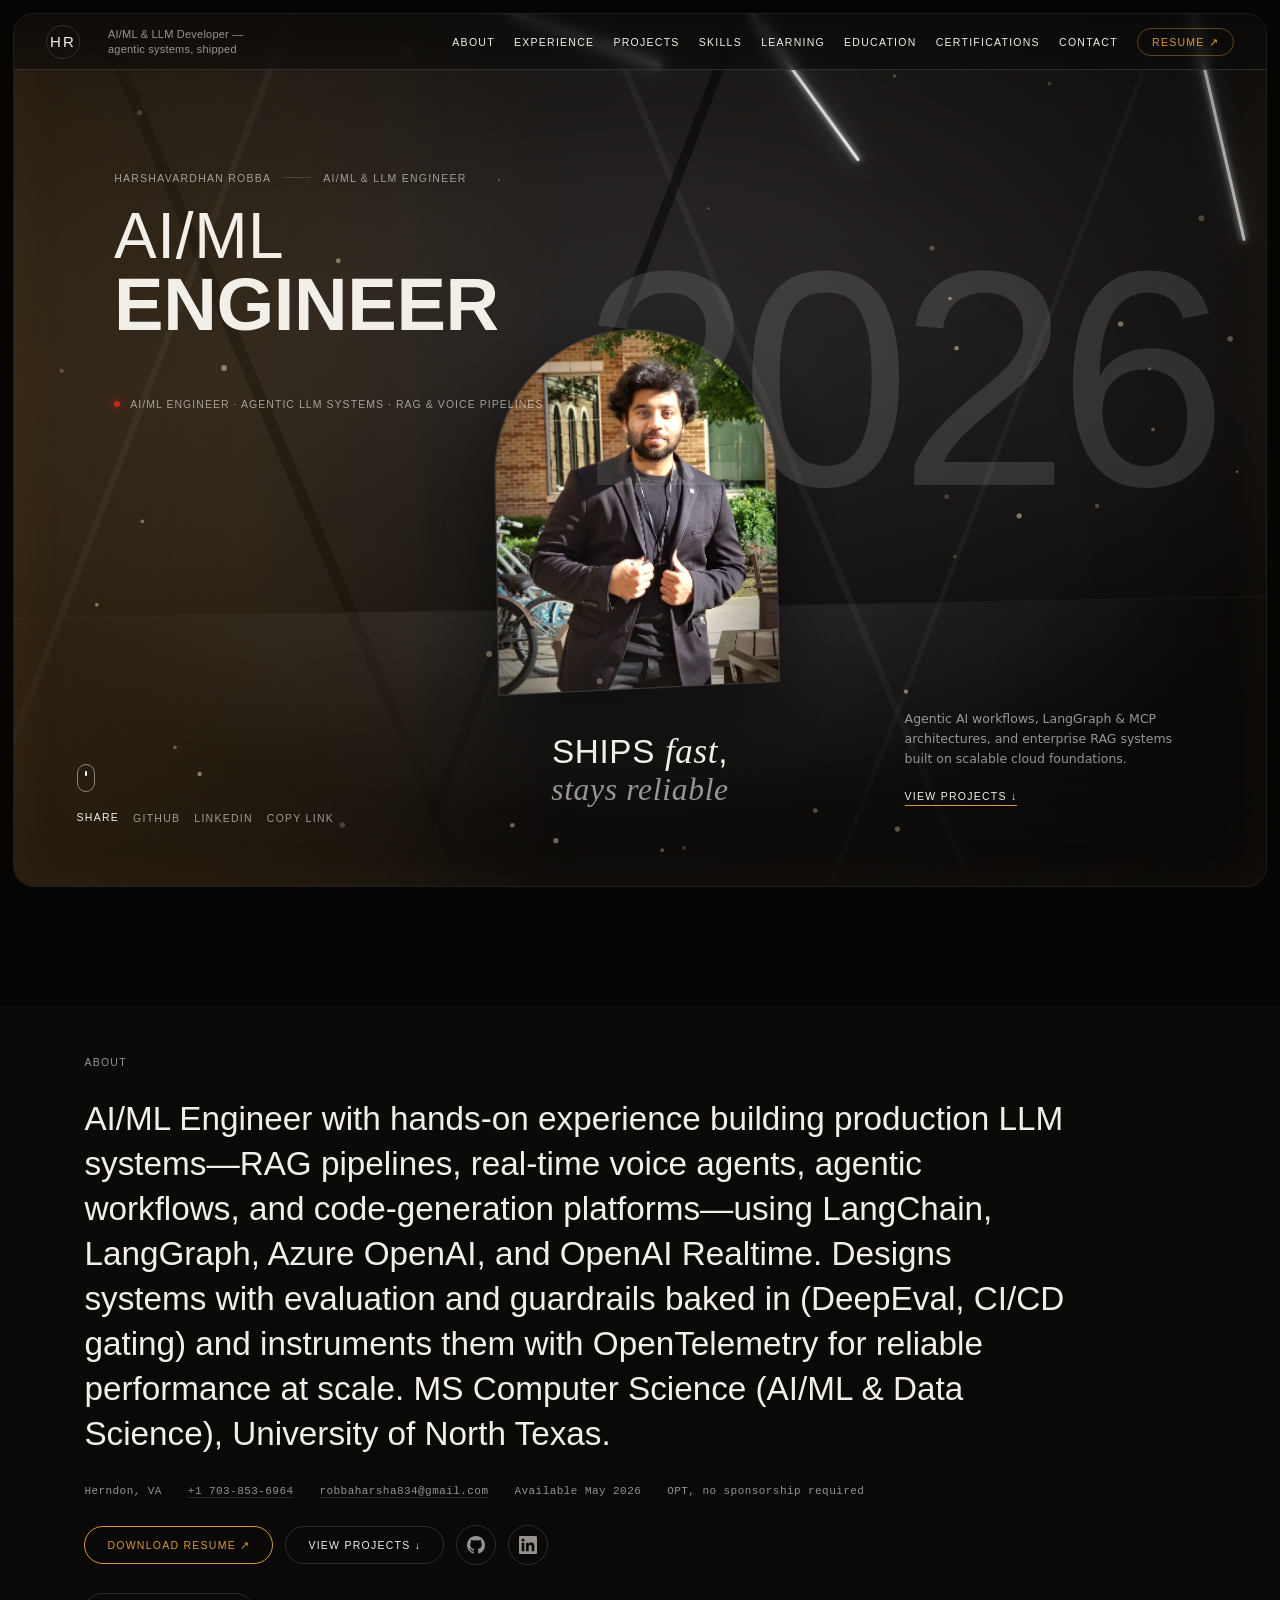
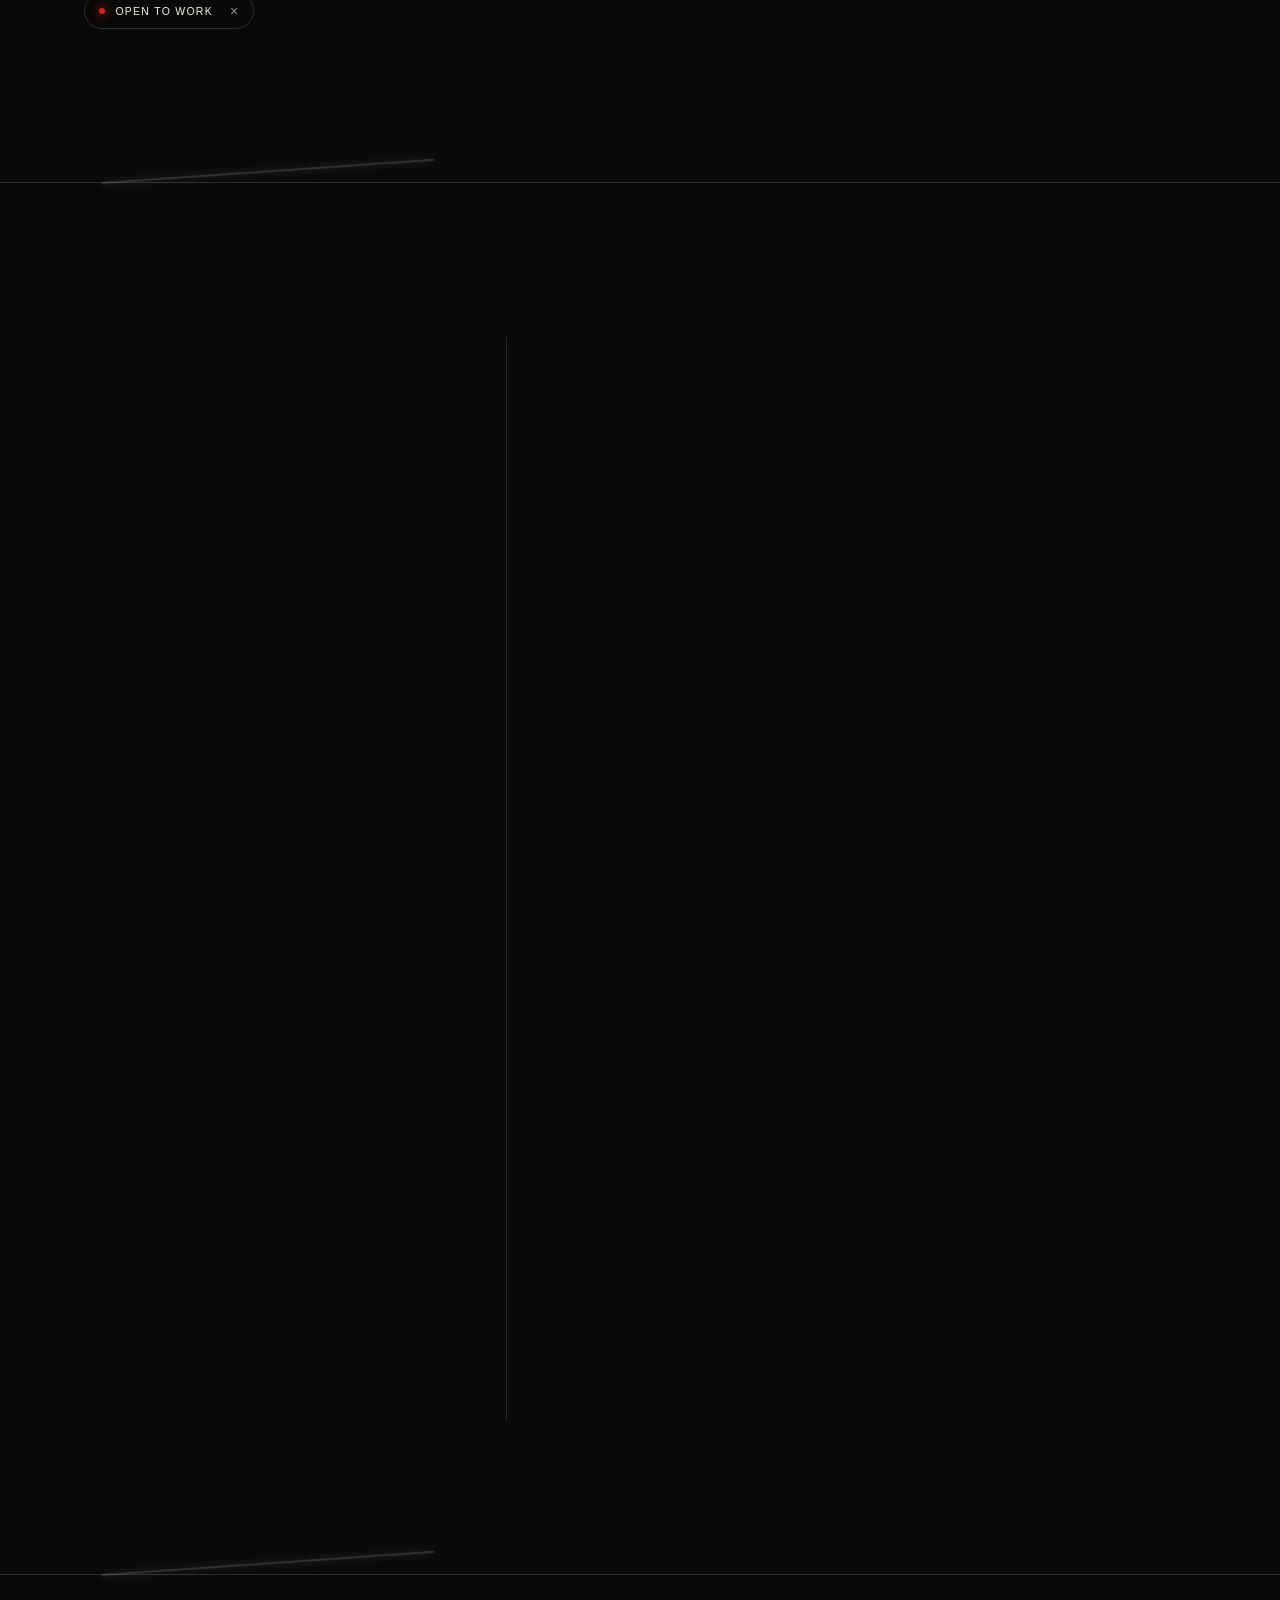
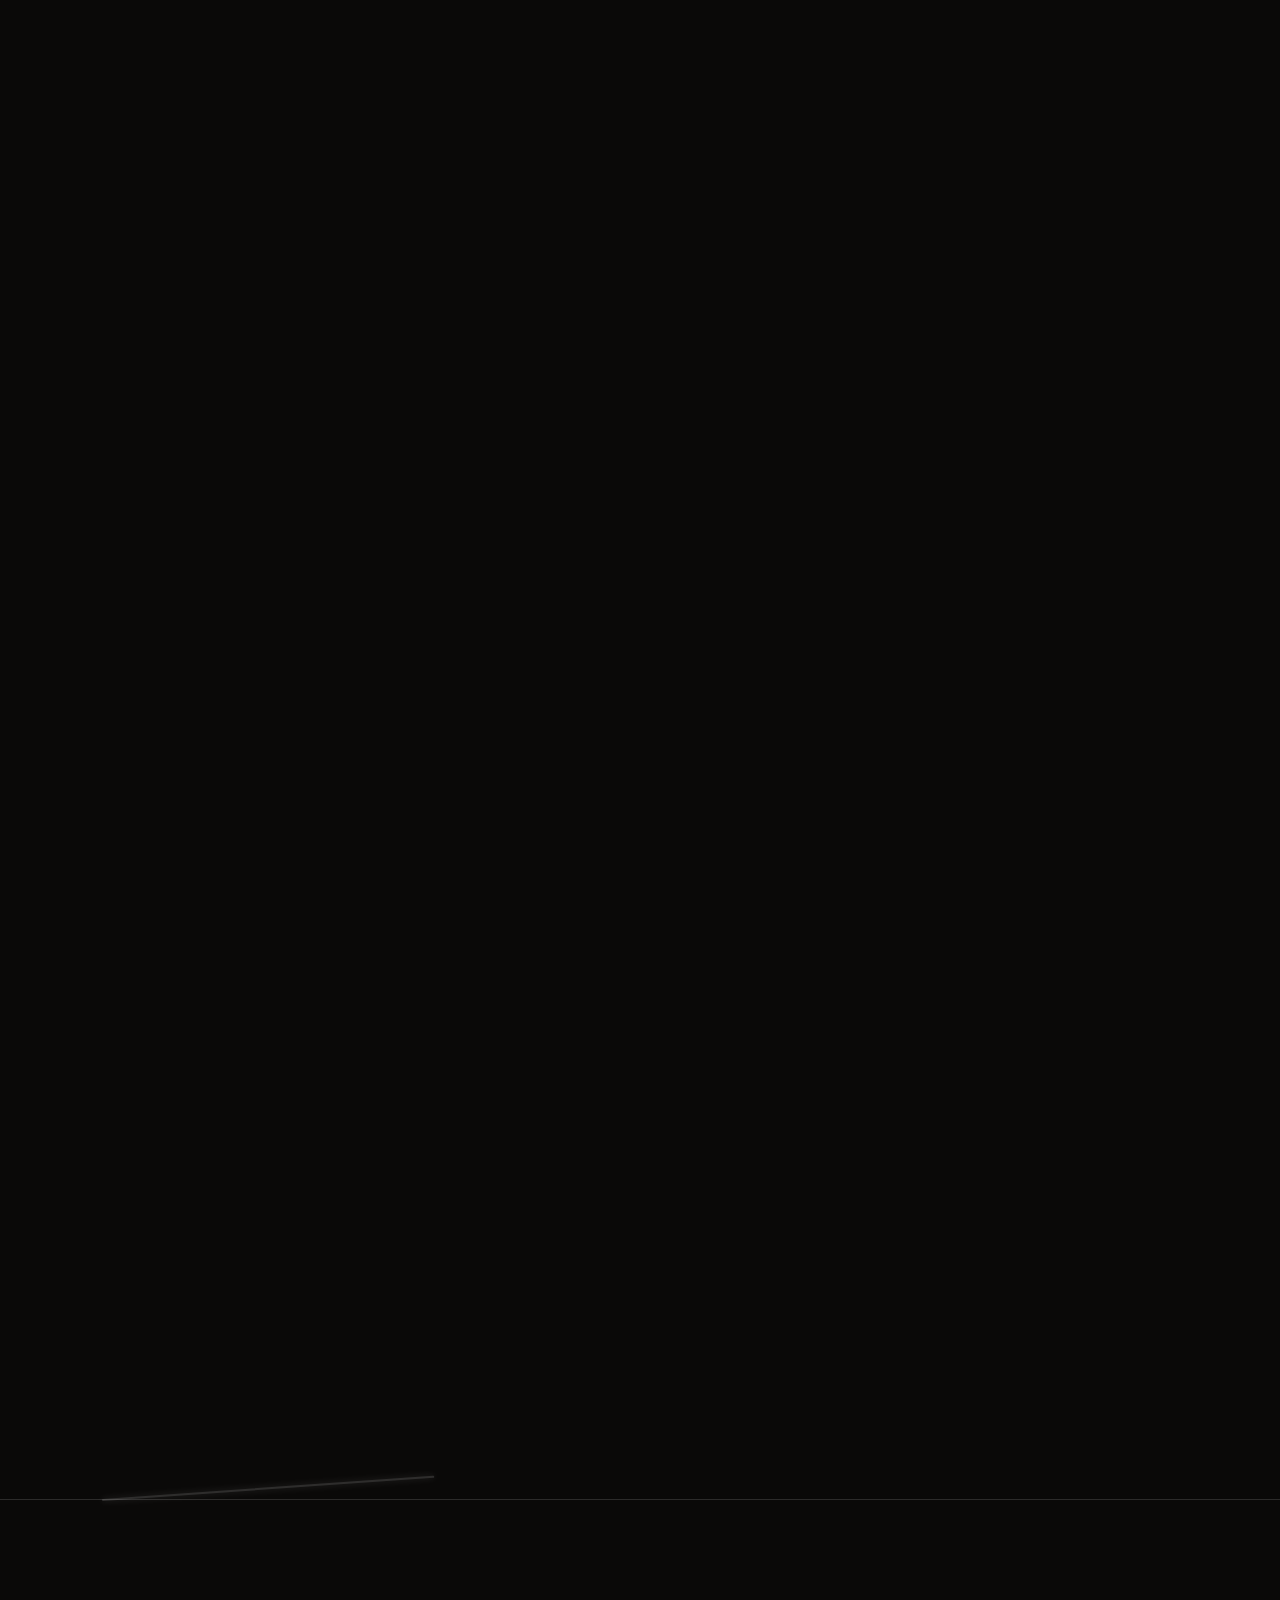
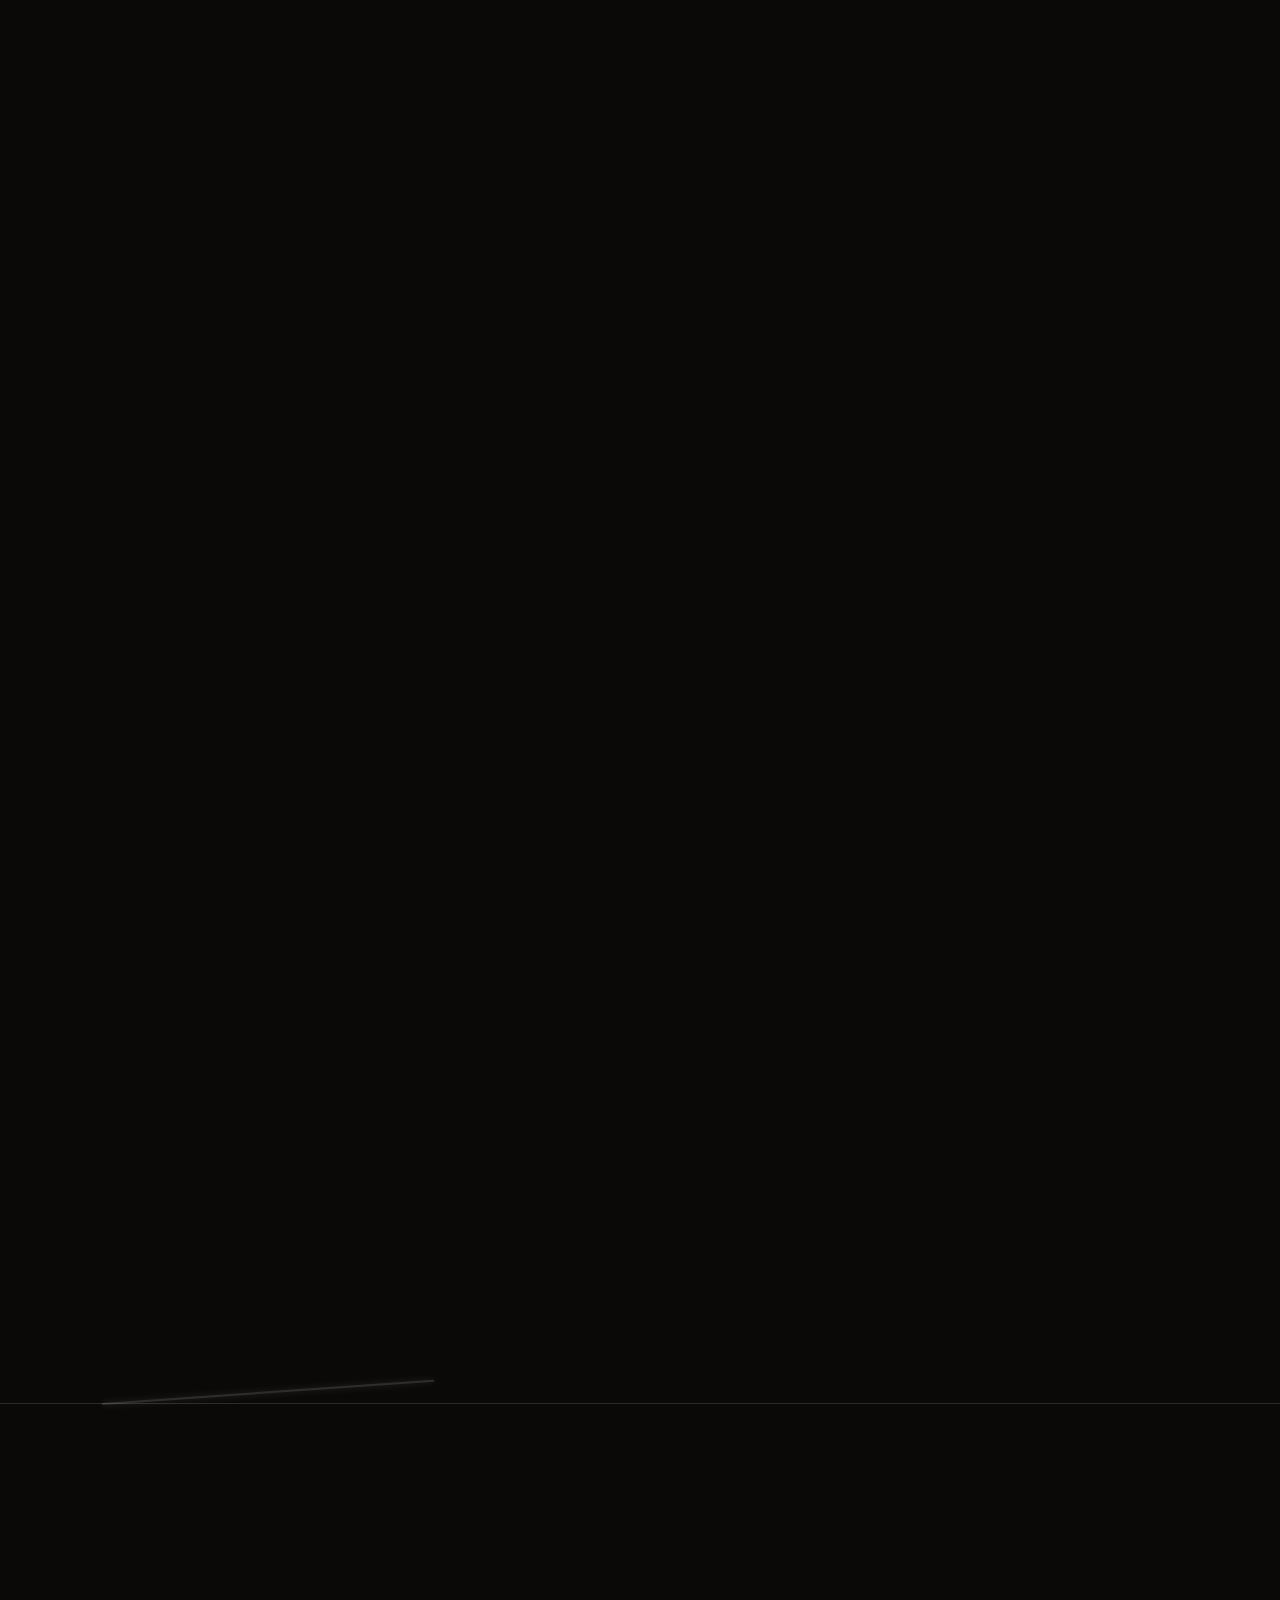
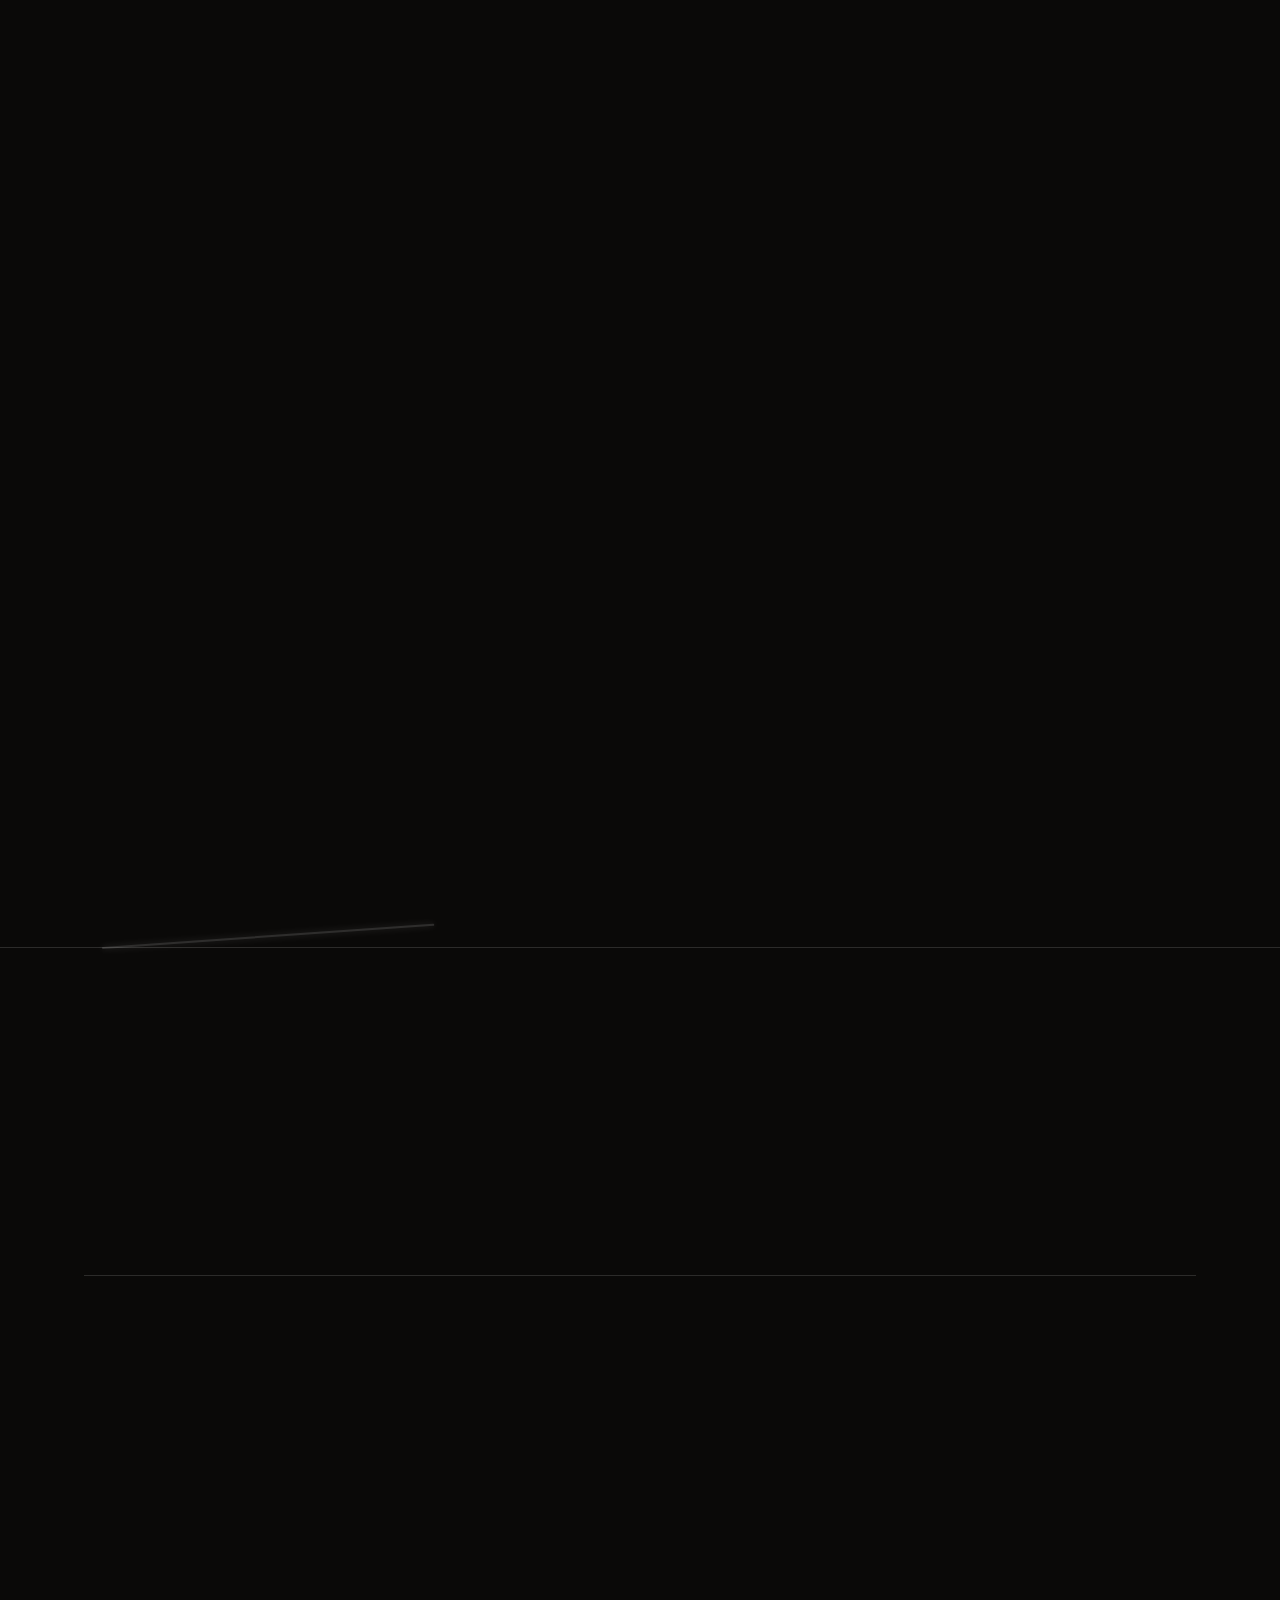
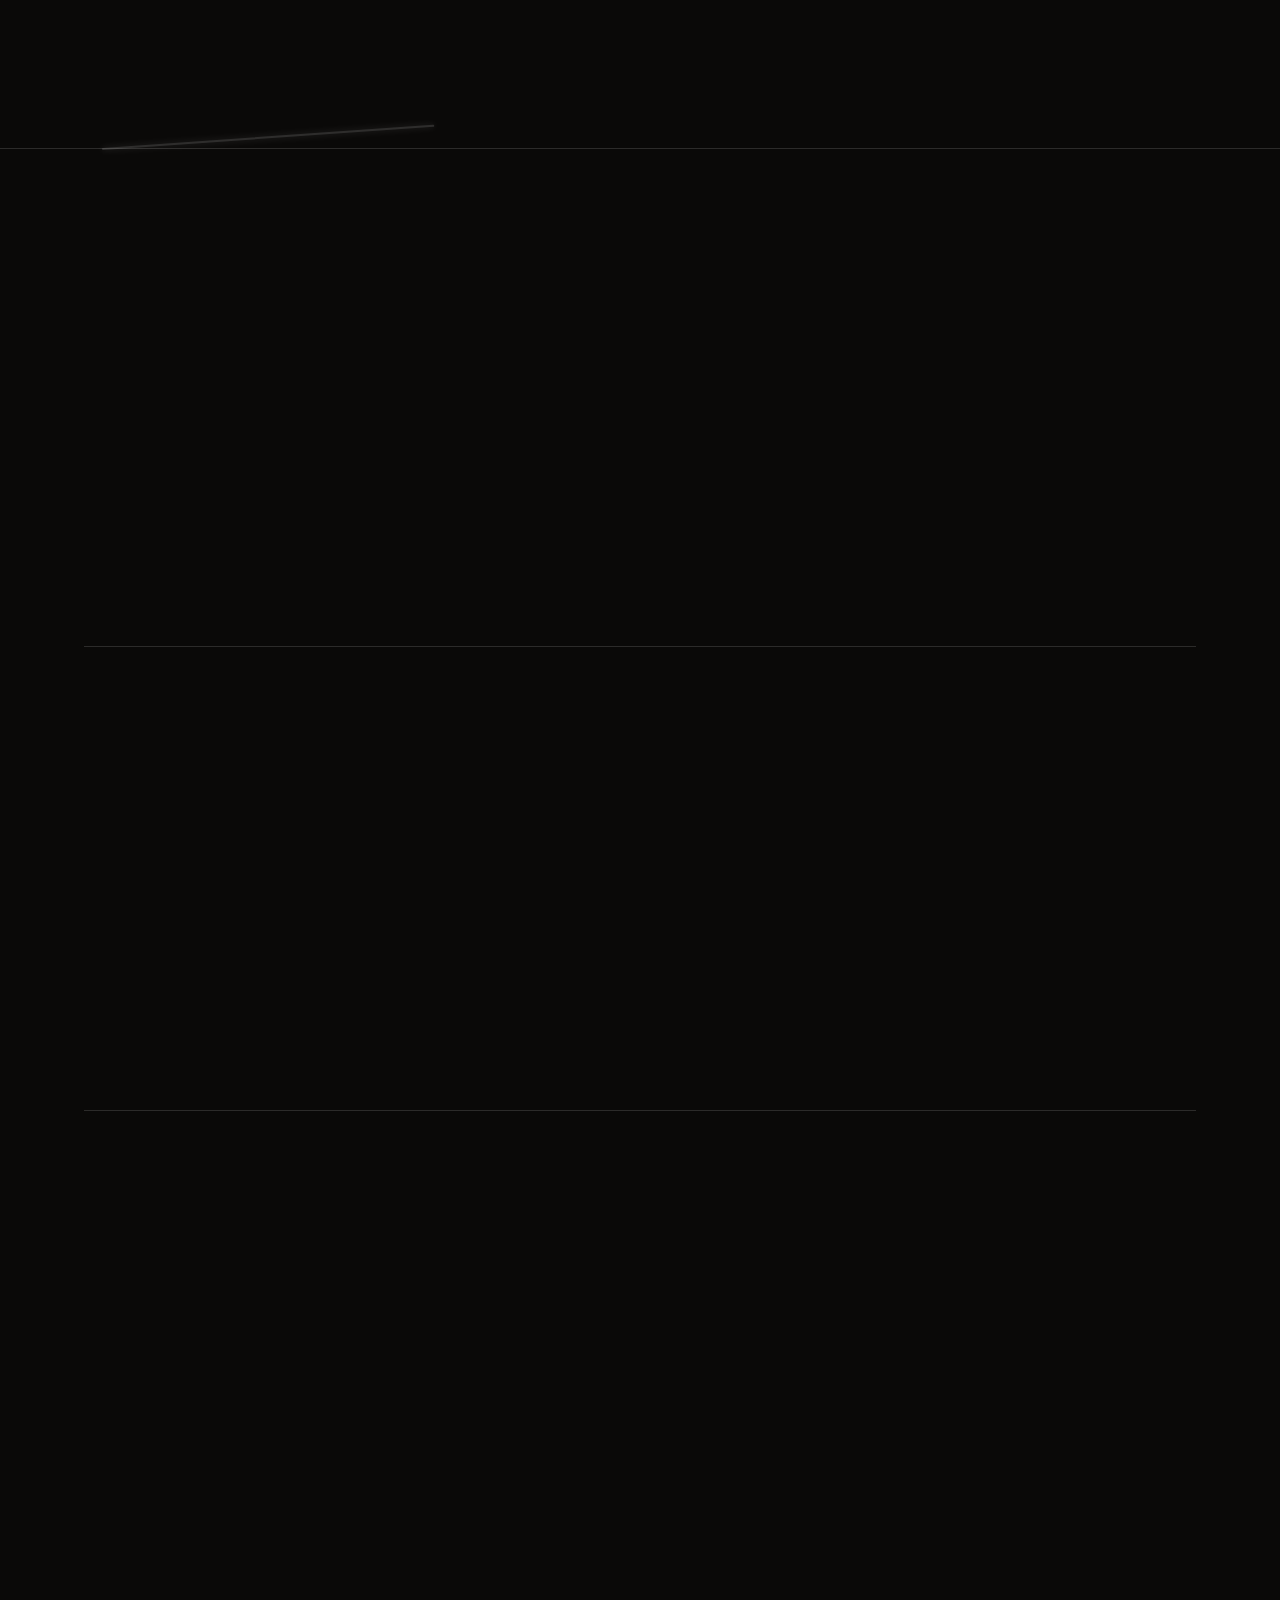
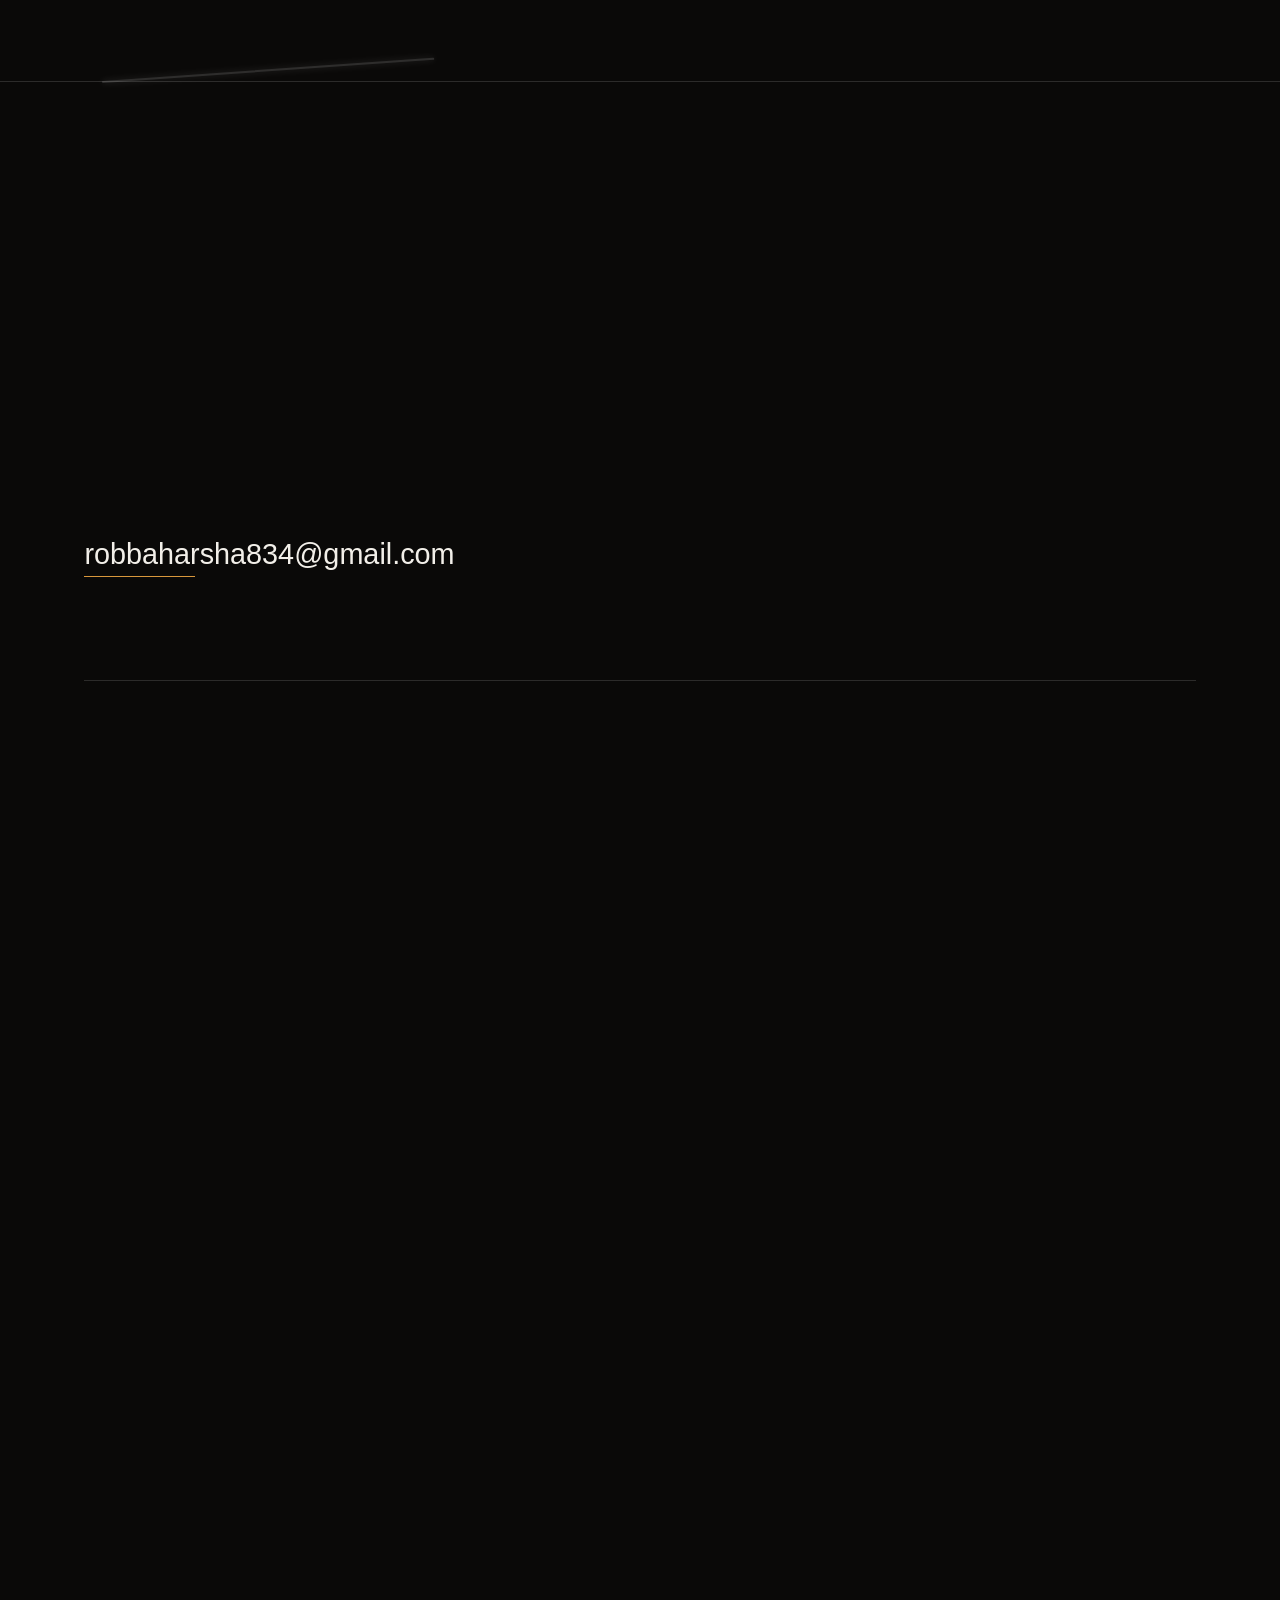
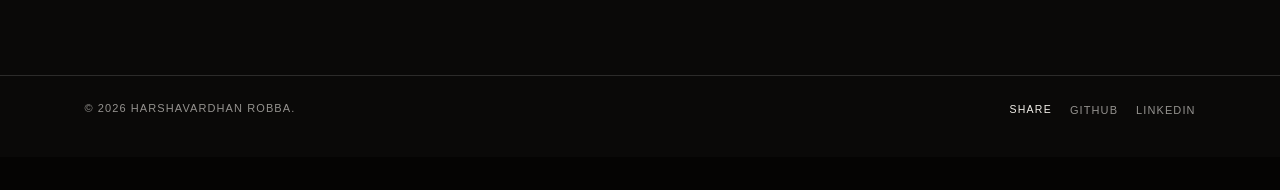
<file: index.html>
<!DOCTYPE html>
<html lang="en">
<head>
  <meta charset="UTF-8">
  <meta name="viewport" content="width=device-width, initial-scale=1.0, viewport-fit=cover">
  <meta name="theme-color" content="#0a0908">
  <title>Harshavardhan Robba | AI/ML Engineer</title>
  <meta name="description" content="Harshavardhan Robba — AI/ML & LLM Developer building production LLM systems, RAG pipelines, real-time voice agents, and agentic workflows.">
  <link rel="icon" type="image/svg+xml" href="favicon.svg?v=6">

  <meta http-equiv="Content-Security-Policy" content="default-src 'self'; style-src 'self' https://fonts.googleapis.com; font-src https://fonts.gstatic.com data:; img-src 'self' data:; script-src 'self'; connect-src 'self';">

  <!-- Open Graph -->
  <meta property="og:title" content="Harshavardhan Robba | AI/ML Engineer">
  <meta property="og:description" content="Building production LLM systems, RAG pipelines, real-time voice agents, and agentic workflows.">
  <meta property="og:image" content="Profile pic (2).jpeg">
  <meta property="og:type" content="website">

  <!-- Twitter Card -->
  <meta name="twitter:card" content="summary_large_image">
  <meta name="twitter:title" content="Harshavardhan Robba | AI/ML Engineer">
  <meta name="twitter:description" content="Building intelligent systems at the intersection of deep learning, NLP, and computer vision.">
  <meta name="twitter:image" content="Profile pic (2).jpeg">

  <!-- Fonts -->
  <link rel="preconnect" href="https://fonts.googleapis.com">
  <link rel="preconnect" href="https://fonts.gstatic.com" crossorigin>
  <link href="https://fonts.googleapis.com/css2?family=Inter+Tight:wght@300;400;500;600&family=Instrument+Serif:ital@0;1&family=DM+Sans:wght@300;400;500&family=IBM+Plex+Mono:wght@400;500&display=swap" rel="stylesheet">
  <link rel="preload" as="image" href="Profile pic (2).jpeg" fetchpriority="high">
  <link rel="stylesheet" href="styles.css">
</head>
<body>

  <a class="skip" href="#main-content">Skip to content</a>

  <!-- Device bezel: fixed frame around the whole page -->
  <div class="bezel" aria-hidden="true"></div>
  <!-- Fixed low-opacity neon layer (behind everything) -->
  <div class="neon neon--fixed" aria-hidden="true"><i></i><i></i><i></i></div>

  <!-- ===== HEADER ===== -->
  <header class="hdr" id="hdr">
    <nav class="hdr-bar" id="navbar" aria-label="Main navigation">
      <a href="#about" class="nav-logo" data-scroll aria-label="Harshavardhan Robba, back to top">HR</a>
      <span class="hdr-tag">AI/ML &amp; LLM Developer — agentic systems, shipped</span>
      <ul class="nav-links" role="list">
        <li><a href="#bio" data-sec="bio" data-scroll>About</a></li>
        <li><a href="#experience" data-sec="experience" data-scroll>Experience</a></li>
        <li><a href="#projects" data-sec="projects" data-scroll>Projects</a></li>
        <li><a href="#skills" data-sec="skills" data-scroll>Skills</a></li>
        <li><a href="#learning-projects" data-sec="learning-projects" data-scroll>Learning</a></li>
        <li><a href="#education" data-sec="education" data-scroll>Education</a></li>
        <li><a href="#publications" data-sec="publications" data-scroll>Certifications</a></li>
        <li><a href="#contact" data-sec="contact" data-scroll>Contact</a></li>
        <li><a href="Harshavardhan_Resume.pdf" class="nav-resume" download>Resume <span aria-hidden="true">↗</span></a></li>
      </ul>
      <button class="hamburger" id="hamburger" type="button" aria-label="Open menu" aria-expanded="false" aria-controls="mobileMenu">
        <span></span><span></span><span></span>
      </button>
    </nav>
  </header>

  <nav class="mobile-menu" id="mobileMenu" aria-label="Mobile navigation" hidden>
    <ul role="list">
      <li><a href="#about" data-scroll>Home</a></li>
      <li><a href="#bio" data-scroll>About</a></li>
      <li><a href="#experience" data-scroll>Experience</a></li>
      <li><a href="#projects" data-scroll>Projects</a></li>
      <li><a href="#skills" data-scroll>Skills</a></li>
      <li><a href="#learning-projects" data-scroll>Learning</a></li>
      <li><a href="#education" data-scroll>Education</a></li>
      <li><a href="#publications" data-scroll>Certifications</a></li>
      <li><a href="#contact" data-scroll>Contact</a></li>
      <li><a href="Harshavardhan_Resume.pdf" download class="mm-resume">Resume <span aria-hidden="true">↗</span></a></li>
    </ul>
  </nav>

  <main id="main-content">
    <div id="sec-hero"></div>
    <div id="sec-experience"></div>
    <div id="sec-projects"></div>
    <div id="sec-skills"></div>
    <div id="sec-learning-projects"></div>
    <div id="sec-education"></div>
    <div id="sec-publications"></div>
    <div id="sec-contact"></div>
  </main>

  <footer class="foot">
    <p>© 2026 Harshavardhan Robba.</p>
    <p class="foot-share"><span class="micro">SHARE</span>
      <a href="https://github.com/HarshaVardhanRobba" target="_blank" rel="noopener noreferrer">GitHub</a>
      <a href="https://www.linkedin.com/in/harshavardhanrobba" target="_blank" rel="noopener noreferrer">LinkedIn</a>
    </p>
  </footer>


  <script src="vendor/gsap.min.js" defer></script>
  <script src="vendor/ScrollTrigger.min.js" defer></script>
  <script src="vendor/lenis.min.js" defer></script>
  <script src="script.js" defer></script>
</body>
</html>
</file>
<file: styles.css>
/* ==========================================================================
   Harshavardhan Robba — cinematic "unveil" portfolio
   Dark, near-monochrome, ONE warm accent (amber). Hairlines, no cards.
   ========================================================================== */

:root {
  --bg: #0a0908;
  --bg-2: #131110;
  --surface: rgba(255, 255, 255, 0.03);
  --line: rgba(255, 255, 255, 0.14);
  --text: #f2efe9;
  --muted: rgba(242, 239, 233, 0.6);
  --accent: #d8973c;
  --alert: #c8281e;
  --err: #f0786c;

  --frame: 14px;
  --r-in: 20px;
  --hdr: 56px;
  --pad-x: calc(var(--frame) + clamp(18px, 5.5vw, 96px));

  --ease: cubic-bezier(0.22, 1, 0.36, 1);
  --ease-io: cubic-bezier(0.65, 0, 0.35, 1);

  --f-sans: 'Inter Tight', 'Helvetica Neue', Arial, sans-serif;
  --f-body: 'DM Sans', 'Inter Tight', system-ui, sans-serif;
  --f-serif: 'Instrument Serif', 'Playfair Display', Georgia, serif;
  --f-mono: 'IBM Plex Mono', ui-monospace, Consolas, monospace;
}

*, *::before, *::after { box-sizing: border-box; margin: 0; padding: 0; }

html { background: #050403; -webkit-text-size-adjust: 100%; scroll-behavior: auto; }
html.is-locked { overflow: hidden; }
html.lenis, html.lenis body { height: auto; }
.lenis.lenis-smooth { scroll-behavior: auto !important; }
.lenis.lenis-stopped { overflow: hidden; }

body {
  background: var(--bg);
  color: var(--text);
  font-family: var(--f-body);
  font-size: 15px;
  line-height: 1.65;
  font-weight: 400;
  overflow-x: hidden;
  -webkit-font-smoothing: antialiased;
}

img { display: block; max-width: 100%; }
a { color: inherit; text-decoration: none; }
ul { list-style: none; }
button { font: inherit; color: inherit; background: none; border: 0; cursor: pointer; }
h1, h2, h3, h4 { font-weight: 300; }
::selection { background: var(--accent); color: #0a0908; }

:focus-visible { outline: 2px solid var(--accent); outline-offset: 3px; }

.skip {
  position: fixed; left: 24px; top: -60px; z-index: 200;
  background: var(--accent); color: #0a0908; padding: 10px 16px;
  font: 500 12px var(--f-sans); letter-spacing: 0.08em; text-transform: uppercase;
}
.skip:focus { top: 24px; }

.micro {
  font: 400 10.5px/1.4 var(--f-sans);
  letter-spacing: 0.12em;
  text-transform: uppercase;
  color: var(--muted);
}

/* ---------- Device bezel + grain ---------- */
.bezel {
  position: fixed; inset: var(--frame); z-index: 80; pointer-events: none;
  border-radius: var(--r-in);
  box-shadow:
    0 0 0 1px rgba(255, 255, 255, 0.1),
    0 0 0 120px #050403,
    inset 0 0 60px rgba(216, 151, 60, 0.06);
}
body::after {
  content: ''; position: fixed; inset: -50%; z-index: 85; pointer-events: none;
  opacity: 0.06; mix-blend-mode: overlay;
  background-image: url("data:image/svg+xml;utf8,%3Csvg xmlns='http://www.w3.org/2000/svg' width='180' height='180'%3E%3Cfilter id='n'%3E%3CfeTurbulence type='fractalNoise' baseFrequency='.9' numOctaves='2' stitchTiles='stitch'/%3E%3C/filter%3E%3Crect width='100%25' height='100%25' filter='url(%23n)'/%3E%3C/svg%3E");
  animation: grain 1s steps(4) infinite;
}
@keyframes grain {
  0% { transform: translate(0, 0); } 25% { transform: translate(-3%, 2%); }
  50% { transform: translate(2%, -3%); } 75% { transform: translate(-2%, -2%); } 100% { transform: translate(0, 0); }
}

/* ---------- Neon tubes ---------- */
.neon { position: absolute; inset: 0; pointer-events: none; }
.neon i {
  position: absolute; display: block; width: 30vmin; height: 3px; border-radius: 3px;
  left: var(--x); top: var(--y); background: #fff;
  transform: rotate(var(--a)); transform-origin: 0 50%;
  box-shadow: 0 0 6px #fff, 0 0 22px rgba(255, 255, 255, 0.55), 0 0 64px rgba(255, 255, 255, 0.25);
  animation: neonPulse 6s ease-in-out infinite;
}
.neon--hero i:nth-child(1) { --x: 14%; --y: 3%;  --a: -35deg; width: 24vmin; }
.neon--hero i:nth-child(2) { --x: 34%; --y: 1%;  --a: 20deg;  width: 30vmin; animation-delay: -1.2s; }
.neon--hero i:nth-child(3) { --x: 58%; --y: 4%;  --a: 55deg;  width: 22vmin; animation-delay: -2.4s; }
.neon--hero i:nth-child(4) { --x: 72%; --y: 2%;  --a: -8deg;  width: 32vmin; animation-delay: -3.6s; }
.neon--hero i:nth-child(5) { --x: 90%; --y: 6%;  --a: 78deg;  width: 26vmin; animation-delay: -4.8s; }
.neon--fixed { position: fixed; z-index: 0; opacity: 0.09; }
.neon--fixed i:nth-child(1) { --x: 8%;  --y: 30%; --a: -35deg; }
.neon--fixed i:nth-child(2) { --x: 70%; --y: 55%; --a: 20deg; }
.neon--fixed i:nth-child(3) { --x: 40%; --y: 88%; --a: -8deg; }
@keyframes neonPulse { 0%, 100% { opacity: 1; } 50% { opacity: 0.9; } }

main { position: relative; z-index: 1; }
main > div { position: relative; }
main > div + div::before {
  content: ''; position: absolute; top: 0; left: 8%; z-index: 2; width: 26%; height: 2px;
  border-radius: 2px; background: #fff; opacity: 0.15; pointer-events: none;
  transform: rotate(-4deg); transform-origin: 0 50%;
  box-shadow: 0 0 6px #fff, 0 0 26px rgba(255, 255, 255, 0.6);
}

/* ---------- Header ---------- */
.hdr {
  position: fixed; z-index: 120; top: var(--frame); left: var(--frame); right: var(--frame);
  height: var(--hdr); border-radius: var(--r-in) var(--r-in) 0 0;
  border-bottom: 1px solid var(--line);
  background: linear-gradient(180deg, rgba(10, 9, 8, 0.82), rgba(10, 9, 8, 0.55));
  backdrop-filter: blur(6px); -webkit-backdrop-filter: blur(6px);
}
.hdr-bar {
  height: 100%; display: flex; align-items: center; gap: 28px;
  padding: 0 clamp(16px, 3vw, 32px);
}
.nav-logo {
  font: 500 15px var(--f-sans); letter-spacing: 0.14em;
  border: 1px solid var(--line); border-radius: 50%; width: 34px; height: 34px;
  display: grid; place-items: center; flex: none;
  transition: border-color 250ms var(--ease);
}
.nav-logo:hover { border-color: var(--accent); }
.hdr-tag { font: 400 11px/1.3 var(--f-sans); color: var(--muted); max-width: 24ch; letter-spacing: 0.02em; }
.nav-links { margin-left: auto; display: flex; align-items: center; gap: clamp(12px, 1.5vw, 26px); }
.nav-links a {
  position: relative; display: inline-block; padding: 6px 0;
  font: 400 10.5px var(--f-sans); letter-spacing: 0.12em; text-transform: uppercase; color: var(--text);
  transition: color 250ms var(--ease);
}
.nav-links a::after {
  content: ''; position: absolute; left: 0; right: 0; bottom: 0; height: 1px; background: currentColor;
  transform: scaleX(0); transform-origin: left; transition: transform 250ms var(--ease);
}
.nav-links a:hover::after, .nav-links a.active::after { transform: scaleX(1); }
.nav-links a.active { color: var(--accent); }
.nav-links a.nav-resume { color: var(--accent); border: 1px solid rgba(216, 151, 60, 0.4); padding: 7px 14px; border-radius: 999px; }
.nav-links a.nav-resume::after { display: none; }
.nav-links a.nav-resume:hover { background: var(--accent); color: #0a0908; }

.hamburger { display: none; margin-left: auto; width: 40px; height: 40px; flex-direction: column; justify-content: center; align-items: flex-end; gap: 5px; z-index: 120; position: relative; }
.hamburger span { display: block; height: 1px; background: var(--text); transition: transform 400ms var(--ease), width 400ms var(--ease), opacity 250ms; }
.hamburger span:nth-child(1) { width: 22px; } .hamburger span:nth-child(2) { width: 16px; } .hamburger span:nth-child(3) { width: 10px; }
.hamburger.open span { width: 22px; }
.hamburger.open span:nth-child(1) { transform: translateY(6px) rotate(45deg); }
.hamburger.open span:nth-child(2) { opacity: 0; }
.hamburger.open span:nth-child(3) { transform: translateY(-6px) rotate(-45deg); }

.mobile-menu {
  position: fixed; inset: 0; z-index: 110; background: var(--bg-2);
  display: flex; align-items: center; padding: 0 var(--pad-x);
  clip-path: circle(0 at calc(100% - 46px) 46px);
  transition: clip-path 700ms var(--ease-io);
  visibility: hidden;
}
.mobile-menu.open { clip-path: circle(150% at calc(100% - 46px) 46px); visibility: visible; }
.mobile-menu ul { display: flex; flex-direction: column; gap: 4px; }
.mobile-menu a {
  font: italic 400 clamp(2rem, 9vw, 3.4rem)/1.15 var(--f-serif); letter-spacing: 0.01em;
  display: inline-block; padding: 4px 0; color: var(--text);
  opacity: 0; transform: translateY(16px); transition: opacity 600ms var(--ease), transform 600ms var(--ease), color 250ms;
}
.mobile-menu.open a { opacity: 1; transform: none; }
.mobile-menu.open li:nth-child(2) a { transition-delay: 120ms; } .mobile-menu.open li:nth-child(3) a { transition-delay: 170ms; }
.mobile-menu.open li:nth-child(4) a { transition-delay: 220ms; } .mobile-menu.open li:nth-child(5) a { transition-delay: 270ms; }
.mobile-menu.open li:nth-child(6) a { transition-delay: 320ms; } .mobile-menu.open li:nth-child(7) a { transition-delay: 370ms; }
.mobile-menu.open li:nth-child(8) a { transition-delay: 420ms; } .mobile-menu.open li:nth-child(9) a { transition-delay: 470ms; }
.mobile-menu a:hover, .mobile-menu a.mm-resume { color: var(--accent); }

/* ==========================================================================
   HERO
   ========================================================================== */
.hero {
  --p: 0; --intro: 1; --tilt: 0deg;
  --arc: min(62vmin, 62vw);
  --cy: 56%;
  position: relative; height: 100vh; height: 100svh; min-height: 560px;
  overflow: hidden; background: #060504;
  border-radius: var(--r-in);
  margin: var(--frame);
  height: calc(100svh - var(--frame) * 2);
  isolation: isolate;
}
.hero-defs { position: absolute; }

.scene { position: absolute; inset: -6%; transform: rotate(var(--tilt)); transform-origin: 50% 60%; will-change: transform; }
.scene-bg {
  position: absolute; inset: 0;
  background:
    /* concrete slab seams */
    linear-gradient(112deg, transparent 0 21%, rgba(255,255,255,0.05) 21% 21.4%, transparent 21.4% 46%, rgba(0,0,0,0.5) 46% 46.6%, transparent 46.6% 70%, rgba(255,255,255,0.04) 70% 70.3%, transparent 70.3%),
    linear-gradient(68deg, transparent 0 30%, rgba(0,0,0,0.45) 30% 30.7%, transparent 30.7% 58%, rgba(255,255,255,0.045) 58% 58.4%, transparent 58.4%),
    radial-gradient(80% 60% at 50% 38%, rgba(255,255,255,0.09), transparent 70%),
    linear-gradient(180deg, #1a1715 0%, #0f0d0c 55%, #080706 100%);
}
.scene-floor {
  position: absolute; left: 0; right: 0; bottom: 0; height: 34%;
  background:
    radial-gradient(60% 90% at 50% 0%, rgba(255,255,255,0.10), transparent 70%),
    linear-gradient(180deg, rgba(20, 18, 16, 0), rgba(14, 12, 11, 0.95));
  border-top: 1px solid rgba(255,255,255,0.05);
}
.wash {
  position: absolute; inset: 0;
  background: linear-gradient(90deg, rgba(216, 151, 60, 0.25), transparent 45%);
  -webkit-mask-image: linear-gradient(90deg, #000 0, #000 33%, transparent 60%);
  mask-image: linear-gradient(90deg, #000 0, #000 33%, transparent 60%);
  opacity: calc(0.7 + var(--p) * 0.3);
}
.vignette {
  position: absolute; inset: 0; pointer-events: none;
  background: radial-gradient(ellipse at 50% 55%, transparent 40%, rgba(0, 0, 0, 0.6) 100%);
}

.stage {
  position: absolute; left: 50%; top: var(--cy); width: calc(var(--arc) * 0.46);
  aspect-ratio: 4 / 5; transform: translate(-50%, -50%); perspective: 1200px;
}
.subject {
  position: absolute; inset: 0; border-radius: 999px 999px 14px 14px; overflow: hidden;
  transform: rotateY(calc(-12deg + var(--p) * 24deg)) scale(calc(1 + var(--p) * 0.12));
  filter: brightness(calc(0.6 + var(--p) * 0.55)) saturate(0.85) contrast(1.05);
  border: 1px solid rgba(255, 255, 255, 0.12);
  box-shadow: 0 30px 80px rgba(0, 0, 0, 0.6);
}
/* crop: head to hips (photo is 3:4; zoomed 1.51x, framed on the person) */
.subject img { position: absolute; width: 151%; max-width: none; height: auto; left: -11.9%; top: -22.5%; }
.subject::after {
  content: ''; position: absolute; inset: 0;
  background: radial-gradient(ellipse at 50% 45%, transparent 40%, rgba(0, 0, 0, 0.6) 100%);
}
.cloth {
  position: absolute; left: -30%; right: -30%; top: -28%; bottom: -14%;
  background:
    radial-gradient(60% 40% at 30% 20%, rgba(255, 255, 255, 0.16), transparent 70%),
    repeating-linear-gradient(103deg, rgba(0, 0, 0, 0) 0 34px, rgba(0, 0, 0, 0.16) 44px 52px, rgba(255, 255, 255, 0.05) 66px 72px, rgba(0, 0, 0, 0) 90px),
    repeating-linear-gradient(78deg, rgba(0, 0, 0, 0) 0 60px, rgba(0, 0, 0, 0.12) 80px 92px, rgba(0, 0, 0, 0) 120px),
    linear-gradient(180deg, #c9c6c0, #a9a6a0 60%, #8f8c87);
  border-radius: 46% 54% 10% 10% / 34% 36% 8% 9%;
  opacity: calc(0.92 - max(0, (var(--p) - 0.55)) * 2.2);
  transform: translate3d(calc(var(--p) * -34%), calc(var(--p) * -125%), 0) rotate(calc(var(--p) * -24deg)) scale(calc(1 + var(--p) * 0.3));
  transform-origin: 80% 10%;
  box-shadow: inset 0 -30px 60px rgba(0, 0, 0, 0.35);
  z-index: 3;
}
.hero.dragging .cloth { filter: url(#clothWarp); }
.hero[data-state='final'] .cloth { visibility: hidden; }

#dust { position: absolute; inset: 0; width: 100%; height: 100%; z-index: 4; pointer-events: none; }
.ghost-num {
  position: absolute; right: 4%; top: 26%; z-index: 1; font: 300 clamp(6rem, 24vw, 22rem)/0.9 var(--f-sans); letter-spacing: -0.04em;
  color: #fff; opacity: 0; pointer-events: none; user-select: none;
  transition: opacity 1400ms var(--ease) 300ms;
}
.hero[data-state='final'] .ghost-num { opacity: 0.12; }

/* Intro layer */
.hero-intro, .intro-copy {
  position: absolute; z-index: 6;
  opacity: var(--intro); transform: translateY(calc((1 - var(--intro)) * -24px));
}
.hero-intro { left: 8%; top: 22%; max-width: 84%; }
.hero-name { font: 300 clamp(2.2rem, 4.8vw, 4.6rem)/0.98 var(--f-sans); text-transform: uppercase; letter-spacing: 0.01em; }
.hero-word { display: block; white-space: nowrap; }
.hero-word--it { font: italic 400 1.02em/1 var(--f-serif); text-transform: none; letter-spacing: 0; color: var(--text); }
.nl { display: inline-block; opacity: 0; transform: translateY(40%); animation: nl 900ms var(--ease) forwards; }
@keyframes nl { to { opacity: 1; transform: none; } }
.intro-role { margin-top: 18px; font: 400 11px var(--f-sans); letter-spacing: 0.12em; text-transform: uppercase; color: var(--muted); }
.intro-copy {
  right: 8%; bottom: 12%; max-width: 30ch; font-size: 13px; line-height: 1.6; color: var(--muted);
}
.hero[data-state='final'] .hero-intro, .hero[data-state='final'] .intro-copy, .hero[data-state='final'] .arc { visibility: hidden; }

/* Arc + handle */
.arc {
  position: absolute; z-index: 7; left: 50%; top: var(--cy); width: var(--arc); height: var(--arc);
  transform: translate(-50%, -50%); pointer-events: none;
  opacity: calc(1 - var(--p) * 0.9);
}
.arc svg { position: absolute; inset: 0; width: 100%; height: 100%; }
.arc circle { stroke: var(--line); stroke-width: 1px; }
.handle {
  --hx: 50%; --hy: 50%;
  position: absolute; left: var(--hx); top: var(--hy); width: 44px; height: 44px; margin: -22px 0 0 -22px;
  display: grid; place-items: center; pointer-events: auto; cursor: grab; touch-action: none; border-radius: 50%;
}
.hero.dragging .handle { cursor: grabbing; }
.handle-ring { position: absolute; width: 18px; height: 18px; border: 1px solid #fff; border-radius: 50%; }
.handle-ring::after {
  content: ''; position: absolute; inset: -1px; border: 1px solid #fff; border-radius: 50%;
  animation: ringPulse 2s ease-out infinite;
}
.hero.touched .handle-ring::after { animation: none; opacity: 0; }
@keyframes ringPulse { 0% { transform: scale(1); opacity: 0.6; } 100% { transform: scale(1.5); opacity: 0; } }
.handle-dot { width: 6px; height: 6px; border-radius: 50%; background: #fff; }
.handle-label {
  position: absolute; left: calc(100% + 4px); top: 50%; transform: translateY(-50%); white-space: nowrap;
  font: italic 400 15px var(--f-serif); letter-spacing: 0.04em; color: var(--text);
  opacity: calc(1 - var(--p) * 8);
}

/* Final layer */
.hero-final { position: absolute; inset: 0; z-index: 6; pointer-events: none; }
.hero-final > * { position: absolute; opacity: 0; transform: translateY(16px); transition: opacity 900ms var(--ease), transform 900ms var(--ease); }
.hero[data-state='final'] .hero-final > * { opacity: 1; transform: none; pointer-events: auto; }
.hero[data-state='final'] .hero-final > *:nth-child(3) { transition-delay: 500ms; }
.hero[data-state='final'] .hero-final > *:nth-child(4) { transition-delay: 700ms; }
.hero[data-state='final'] .hero-final > *:nth-child(5) { transition-delay: 850ms; }
.final-eyebrow { left: 8%; top: calc(22% - 34px); display: flex; align-items: center; gap: 12px; font: 400 10.5px var(--f-sans); letter-spacing: 0.12em; text-transform: uppercase; color: var(--muted); }
.final-sep { width: 28px; height: 1px; background: var(--line); }
.final-title {
  left: 8%; top: 22%; max-width: 46%; text-transform: uppercase; line-height: 0.95;
  font-family: var(--f-sans); transform: none;
}
.hero[data-state='final'] .final-title { animation: slam 900ms var(--ease) both; }
.ft1 { display: block; font-weight: 300; font-size: clamp(2.2rem, 5vw, 4.6rem); letter-spacing: 0.01em; }
.ft2 { display: block; font-weight: 600; font-size: clamp(2.6rem, 5.8vw, 5.6rem); letter-spacing: -0.005em; margin-top: 0.04em; }
@keyframes slam {
  from { opacity: 0; filter: blur(18px); letter-spacing: 0.3em; transform: scaleX(1.15); transform-origin: 0 50%; }
  to { opacity: 1; filter: blur(0); letter-spacing: 0.02em; transform: scaleX(1); transform-origin: 0 50%; }
}
.hero-badge {
  left: 8%; top: calc(22% + clamp(9rem, 15vw, 14rem)); display: inline-flex; align-items: center; gap: 10px;
  font: 400 10.5px var(--f-sans); letter-spacing: 0.1em; text-transform: uppercase; color: var(--muted);
}
.hero-badge-dot, .otw-dot { width: 6px; height: 6px; border-radius: 50%; background: var(--alert); box-shadow: 0 0 10px var(--alert); flex: none; }
.final-pull {
  left: 50%; bottom: 9%; transform: translate(-50%, 16px); text-align: center; white-space: nowrap;
  font: 300 clamp(1.4rem, 2.6vw, 2.4rem)/1.05 var(--f-sans); text-transform: uppercase; letter-spacing: 0.02em;
}
.hero[data-state='final'] .final-pull { transform: translate(-50%, 0); }
.final-pull .pl1, .final-pull .pl2 { display: block; }
.final-pull em { font: italic 400 1.05em var(--f-serif); text-transform: none; }
.final-pull .pl2 { font: italic 400 0.95em var(--f-serif); text-transform: none; color: var(--muted); }
.final-right { right: 6%; bottom: 9%; max-width: 30ch; }
.final-right p { font-size: 12.5px; line-height: 1.6; color: var(--muted); margin-bottom: 14px; }
.link-cta { position: relative; display: inline-block; font: 500 10.5px var(--f-sans); letter-spacing: 0.12em; color: var(--text); padding-bottom: 4px; }
.link-cta::after { content: ''; position: absolute; left: 0; right: 0; bottom: 0; height: 1px; background: var(--accent); transform-origin: left; transition: transform 250ms var(--ease); }
.link-cta:hover { color: var(--accent); }
.link-cta:hover::after { transform: scaleX(1.0); }

.hero-foot { position: absolute; z-index: 8; left: 5%; bottom: 7%; display: flex; flex-direction: column; gap: 18px; }
.scroll-mouse {
  width: 18px; height: 28px; border: 1px solid rgba(255, 255, 255, 0.45); border-radius: 10px; position: relative; opacity: 0; transition: opacity 900ms var(--ease) 700ms;
}
.hero[data-state='final'] .scroll-mouse { opacity: 1; }
.scroll-mouse i { position: absolute; left: 50%; top: 6px; width: 2px; height: 5px; margin-left: -1px; background: #fff; border-radius: 2px; animation: wheel 1.5s ease-in-out infinite; }
@keyframes wheel { 0% { transform: translateY(0); opacity: 1; } 80% { transform: translateY(9px); opacity: 0; } 100% { opacity: 0; } }
.share { display: flex; align-items: center; gap: 14px; flex-wrap: wrap; font: 400 10.5px var(--f-sans); letter-spacing: 0.12em; text-transform: uppercase; }
.share .micro { color: var(--text); }
.share a, .share button { color: var(--muted); position: relative; text-transform: uppercase; letter-spacing: 0.12em; font: inherit; transition: color 250ms; }
.share a:hover, .share button:hover { color: var(--accent); }

/* ---------- About strip ---------- */
.bio { display: grid; gap: 28px; padding-top: clamp(70px, 10vw, 140px); padding-bottom: clamp(70px, 10vw, 140px); }
.bio-text { font: 300 clamp(1.25rem, 2.6vw, 2.1rem)/1.35 var(--f-sans); max-width: 30em; color: var(--text); }
.hero-pills { display: flex; flex-wrap: wrap; gap: 10px 26px; }
.hpill { font: 400 11px var(--f-mono); color: var(--muted); letter-spacing: 0.04em; }
.hpill a { border-bottom: 1px solid var(--line); transition: color 250ms, border-color 250ms; }
.hpill a:hover { color: var(--accent); border-color: var(--accent); }
.hero-btns { display: flex; flex-wrap: wrap; align-items: center; gap: 12px; }
.btn-p, .btn-s {
  display: inline-block; padding: 12px 22px; border-radius: 999px; font: 500 10.5px var(--f-sans); letter-spacing: 0.12em; text-transform: uppercase;
  transition: background 250ms, color 250ms, border-color 250ms, transform 250ms var(--ease);
}
.btn-p { border: 1px solid var(--accent); color: var(--accent); }
.btn-p:hover { background: var(--accent); color: #0a0908; }
.btn-s { border: 1px solid var(--line); color: var(--text); }
.btn-s:hover { border-color: rgba(216, 151, 60, 0.4); transform: translateY(-2px); }
.soc-a { width: 40px; height: 40px; display: grid; place-items: center; border: 1px solid var(--line); border-radius: 50%; color: var(--muted); transition: color 250ms, border-color 250ms; }
.soc-a:hover { color: var(--accent); border-color: rgba(216, 151, 60, 0.4); }
.otw { display: inline-flex; align-items: center; gap: 10px; width: fit-content; padding: 6px 8px 6px 14px; border: 1px solid var(--line); border-radius: 999px; font: 400 10.5px var(--f-sans); letter-spacing: 0.12em; text-transform: uppercase; }
.otw-x { width: 22px; height: 22px; line-height: 20px; border-radius: 50%; color: var(--muted); font-size: 14px; transition: color 250ms; }
.otw-x:hover { color: var(--text); }

/* ==========================================================================
   Sections (shared)
   ========================================================================== */
#skills, .swrap { position: relative; padding: clamp(80px, 12vw, 170px) var(--pad-x); border-top: 1px solid var(--line); }
#hero-sentinel { height: 1px; }
.sec-header { margin-bottom: clamp(36px, 6vw, 80px); position: relative; }
.sec-title {
  font: 300 clamp(2.2rem, 5.6vw, 5rem)/1 var(--f-sans); text-transform: uppercase; letter-spacing: 0.01em; max-width: 14ch;
}
.sec-title .w { display: inline-block; overflow: hidden; vertical-align: top; padding-bottom: 0.08em; margin-bottom: -0.08em; }
.sec-title .w > span { display: inline-block; }
.sec-sub { margin-top: 20px; color: var(--muted); font-size: 14px; max-width: 46ch; }
.sec-bar { width: 42px; height: 1px; background: var(--accent); margin-top: 24px; }
.sub-label { font: 400 10.5px var(--f-sans); letter-spacing: 0.12em; text-transform: uppercase; color: var(--muted); margin: clamp(48px, 8vw, 96px) 0 24px; }
.sub-label:first-child { margin-top: 0; }

/* scroll reveal (progressive: only hidden when JS is running) */
.js-loaded .fi { opacity: 0; transform: translateY(16px); transition: opacity 700ms var(--ease), transform 700ms var(--ease); }
.js-loaded .fi.on { opacity: 1; transform: none; }

.tp, .sk-pill, .spill {
  font: 400 11px var(--f-mono); letter-spacing: 0.02em; color: var(--muted);
}

/* ---------- Experience ---------- */
#experience { display: grid; grid-template-columns: minmax(200px, 4fr) 8fr; gap: 0 clamp(28px, 6vw, 96px); align-items: start; }
#experience .sec-header { position: sticky; top: calc(var(--frame) + var(--hdr) + 40px); margin-bottom: 0; }
.ghost-year {
  margin-top: 28px; font: 300 clamp(5rem, 13vw, 11rem)/0.9 var(--f-sans); letter-spacing: -0.04em; color: #fff; opacity: 0.12; transition: opacity 400ms var(--ease);
}
.ghost-year.swap { opacity: 0; }
.timeline { position: relative; padding-left: 32px; }
.tl-line { position: absolute; left: 0; top: 0; bottom: 0; width: 1px; background: var(--line); }
.tl-fill { position: absolute; inset: 0; background: var(--accent); transform: scaleY(0); transform-origin: top; }
.tcard { padding: 0 0 clamp(36px, 5vw, 64px); margin-bottom: clamp(36px, 5vw, 64px); border-bottom: 1px solid var(--line); }
.tcard:last-child { margin-bottom: 0; border-bottom: 0; padding-bottom: 0; }
.thead { display: flex; justify-content: space-between; gap: 24px; flex-wrap: wrap; margin-bottom: 20px; }
.t-role { font: 400 clamp(1.1rem, 2vw, 1.55rem)/1.25 var(--f-sans); max-width: 28ch; }
.t-co { margin-top: 8px; font: italic 400 1.25rem var(--f-serif); color: var(--accent); }
.t-meta { font: 400 11px var(--f-mono); color: var(--muted); letter-spacing: 0.04em; padding-top: 6px; white-space: nowrap; }
.t-list { display: grid; gap: 12px; max-width: 60ch; }
.t-list li { color: var(--muted); font-size: 14px; padding-left: 18px; position: relative; }
.t-list li::before { content: ''; position: absolute; left: 0; top: 0.8em; width: 8px; height: 1px; background: var(--accent); }

/* ---------- Projects ---------- */
.proj-stack { border-top: 1px solid var(--line); }
.pcard {
  position: relative; display: grid; column-gap: clamp(20px, 4vw, 56px);
  grid-template-columns: 56px minmax(0, 1fr) minmax(240px, 34%);
  grid-template-areas: 'num tag vis' 'num top vis' 'num tech vis' 'num body vis';
  align-content: start; padding: clamp(32px, 4.5vw, 56px) 0; border-bottom: 1px solid var(--line);
  transition: opacity 400ms var(--ease), transform 250ms var(--ease);
  outline-offset: -2px;
}
.pcard-header { display: contents; }
.pcard-num { grid-area: num; font: 400 12px var(--f-mono); color: var(--accent); letter-spacing: 0.06em; padding-top: 4px; }
.pcard-tag { grid-area: tag; font: 400 10.5px var(--f-sans); letter-spacing: 0.12em; text-transform: uppercase; color: var(--muted); margin-bottom: 14px; }
.ptop { grid-area: top; }
.ptitle { font: 300 clamp(1.5rem, 3vw, 2.5rem)/1.12 var(--f-sans); text-transform: uppercase; letter-spacing: 0.01em; max-width: 22ch; }
.tech-row { grid-area: tech; display: flex; flex-wrap: wrap; gap: 6px 16px; margin: 18px 0 20px; }
.tech-row .tp:not(:last-child)::after { content: '·'; margin-left: 16px; color: var(--line); }
.pcard-body { display: contents; }
.pcard-content { grid-area: body; }
.pdesc { color: var(--muted); font-size: 14px; max-width: 58ch; }
.plive { margin-top: 10px; font-size: 13px; }
.plive a { color: var(--accent); text-decoration: underline; text-underline-offset: 3px; }
.plive a:hover { color: var(--text); }
.metrics { display: grid; grid-template-columns: repeat(4, minmax(0, 1fr)); gap: 16px; margin-top: 26px; padding-top: 20px; border-top: 1px solid var(--line); max-width: 640px; }
.metric { display: flex; flex-direction: column; gap: 4px; }
.mv { font: italic 400 1.5rem/1.1 var(--f-serif); color: var(--text); }
.ml { font: 400 9.5px/1.4 var(--f-sans); letter-spacing: 0.1em; text-transform: uppercase; color: var(--muted); }

.pcard-vis {
  grid-area: vis; align-self: start; position: relative; aspect-ratio: 16 / 10; border-radius: 14px; overflow: hidden;
  border: 1px solid var(--line); background: #0e0c0b; display: grid; place-items: center; padding: 14px;
}
.pcard-vis svg { width: 100%; height: 100%; filter: invert(1) hue-rotate(180deg) saturate(0.9) contrast(1.05) brightness(0.82); }
.pcard-vis::after {
  content: ''; position: absolute; inset: 0; pointer-events: none;
  background: radial-gradient(ellipse at center, transparent 40%, rgba(0, 0, 0, 0.6) 100%);
}
.pcard::before {
  content: ''; position: absolute; left: 20%; top: 0; width: 30%; height: 2px; background: #fff; opacity: 0.15; transform: rotate(-3deg); transform-origin: 0 50%;
  box-shadow: 0 0 6px #fff, 0 0 24px rgba(255, 255, 255, 0.6); transition: opacity 400ms var(--ease); pointer-events: none;
}
@media (hover: hover) and (min-width: 821px) {
  .pcard-vis { clip-path: inset(100% 0 0 0); transition: clip-path 600ms var(--ease); }
  .pcard-vis svg { transform: scale(1.05); transition: transform 1100ms var(--ease); }
  .pcard:hover .pcard-vis, .pcard:focus-visible .pcard-vis, .pcard:focus-within .pcard-vis { clip-path: inset(0); }
  .pcard:hover .pcard-vis svg, .pcard:focus-visible .pcard-vis svg { transform: scale(1); }
  .proj-stack:has(.pcard:hover) .pcard:not(:hover) { opacity: 0.35; }
  .pcard:hover::before { opacity: 0.5; }
}

.mini-grid { display: grid; grid-template-columns: repeat(3, minmax(0, 1fr)); gap: 16px; }
.mcard { border: 1px solid var(--line); border-radius: 4px; padding: 26px 24px; transition: border-color 250ms var(--ease), transform 250ms var(--ease); }
.mcard:hover { border-color: rgba(216, 151, 60, 0.4); transform: translateY(-2px); }
.mcard-accent { display: none; }
.mcard-tag { font: 400 10px var(--f-sans); letter-spacing: 0.12em; text-transform: uppercase; color: var(--accent); }
.mtitle { margin: 12px 0 14px; font: 400 1.1rem/1.25 var(--f-sans); }
.mcard .tech-row { margin: 0 0 14px; }
.mdesc { font-size: 13.5px; color: var(--muted); }

/* ---------- Skills ---------- */
#skills { overflow: hidden; }
.car-wrap { margin: 0 calc(var(--pad-x) * -1) clamp(48px, 7vw, 96px); border-block: 1px solid var(--line); }
.car-row { overflow: hidden; padding: 16px 0; }
.car-row + .car-row { border-top: 1px solid var(--line); }
.car-track { display: flex; gap: 44px; width: max-content; }
.car-track.go-l { animation: marqL 40s linear infinite; }
.car-track.go-r { animation: marqR 40s linear infinite; }
.car-wrap:hover .car-track { animation-play-state: paused; }
@keyframes marqL { to { transform: translateX(-50%); } }
@keyframes marqR { from { transform: translateX(-50%); } to { transform: translateX(0); } }
.spill { font: italic 400 clamp(1.15rem, 2vw, 1.5rem) var(--f-serif); color: var(--text); white-space: nowrap; letter-spacing: 0.01em; }
.spill::after { content: ''; display: inline-block; width: 5px; height: 5px; margin-left: 44px; border-radius: 50%; background: var(--accent); vertical-align: middle; opacity: 0.6; }

.skills-layout { display: grid; grid-template-columns: minmax(0, 5fr) minmax(0, 7fr); gap: clamp(32px, 6vw, 96px); align-items: start; }
.skills-chart-col { position: sticky; top: calc(var(--frame) + var(--hdr) + 32px); }
.skills-chart-title { font: 400 10.5px var(--f-sans); letter-spacing: 0.12em; text-transform: uppercase; color: var(--muted); }
.skills-chart-hint { font: italic 400 1rem var(--f-serif); color: var(--muted); margin: 4px 0 8px; }
.radar-svg-wrap svg { width: 100%; height: auto; overflow: visible; }
.radar-svg-wrap polygon { stroke: rgba(255, 255, 255, 0.12); }
.radar-svg-wrap #radar-polygon { stroke: var(--accent); fill: rgba(216, 151, 60, 0.14); }
.radar-svg-wrap line { stroke: rgba(255, 255, 255, 0.14); }
.radar-svg-wrap text { fill: var(--text); font-size: 11px; }
.radar-svg-wrap text[fill='#e8e0d0'] { fill: rgba(255, 255, 255, 0.3); font-size: 8px; }
#radar-tooltip {
  position: fixed; display: none; z-index: 120; pointer-events: none; white-space: pre-line; padding: 12px 16px;
  background: var(--bg-2); border: 1px solid var(--line); font: 400 11px/1.6 var(--f-mono); color: var(--text);
}
.skills-cats-grid { display: grid; }
.sk-card { padding: 26px 0; border-top: 1px solid var(--line); }
.sk-card:last-child { border-bottom: 1px solid var(--line); }
.sk-card-head { display: flex; justify-content: space-between; align-items: baseline; margin-bottom: 14px; }
.sk-card-label { font: 300 clamp(1.15rem, 2vw, 1.5rem) var(--f-sans); text-transform: uppercase; letter-spacing: 0.02em; }
.sk-card-score { font: 400 11px var(--f-mono); color: var(--accent); }
.sk-pills { display: flex; flex-wrap: wrap; gap: 6px 16px; }
.sk-pill { transition: color 250ms; }
.sk-pill:hover { color: var(--text); }

/* ---------- Learning / Education / Publications ---------- */
.edu-grid { display: grid; grid-template-columns: repeat(2, minmax(0, 1fr)); gap: 0 clamp(28px, 5vw, 80px); border-top: 1px solid var(--line); }
.edu-card { padding: 32px 0; border-bottom: 1px solid var(--line); }
.edu-deg { font: 300 clamp(1.3rem, 2.4vw, 1.9rem)/1.2 var(--f-sans); text-transform: uppercase; letter-spacing: 0.01em; }
.edu-school { margin-top: 10px; font: italic 400 1.3rem var(--f-serif); color: var(--accent); }
.edu-meta { display: flex; flex-wrap: wrap; gap: 4px 20px; margin: 14px 0 22px; font: 400 11px var(--f-mono); color: var(--muted); }
.edu-cl { font: 400 10px var(--f-sans); letter-spacing: 0.12em; text-transform: uppercase; color: var(--muted); margin-bottom: 6px; }
.edu-c { font-size: 13.5px; color: var(--muted); max-width: 52ch; }

.cert-grid { display: grid; grid-template-columns: repeat(auto-fit, minmax(280px, 1fr)); border-top: 1px solid var(--line); }
.cert-card { padding: 24px 24px 24px 0; border-bottom: 1px solid var(--line); transition: transform 250ms var(--ease), border-color 250ms; }
.cert-card:hover { transform: translateY(-2px); border-bottom-color: rgba(216, 151, 60, 0.4); }
.cn { font: 400 1.05rem/1.3 var(--f-sans); }
.ci { margin-top: 8px; font: 400 11px var(--f-mono); color: var(--accent); }
.cert-card p { font-size: 13px; color: var(--muted); margin-top: 10px; max-width: 40ch; }
.cloud { padding: 8px 0 0; }
.cloud .sk-pills { gap: 8px 22px; }

/* ---------- Philosophy ---------- */
#philosophy { padding: clamp(80px, 12vw, 170px) var(--pad-x); border-top: 1px solid var(--line); }
.philosophy-container > h2 { font: 400 10.5px var(--f-sans); letter-spacing: 0.12em; text-transform: uppercase; color: var(--muted); margin-bottom: clamp(36px, 6vw, 80px); }
.philosophy-card { display: grid; grid-template-columns: 56px minmax(0, 1fr); column-gap: clamp(16px, 4vw, 48px); padding: clamp(32px, 5vw, 64px) 0; border-top: 1px solid var(--line); }
.philosophy-number { grid-row: 1 / 3; font: 400 12px var(--f-mono); color: var(--accent); padding-top: 12px; }
.philosophy-card h3 { font: italic 400 clamp(1.8rem, 4vw, 3.4rem)/1.12 var(--f-serif); max-width: 20ch; margin-bottom: 26px; }
.philosophy-card h3 .pw { opacity: 1; }
.js-loaded .philosophy-card h3 .pw { opacity: 0.25; }
.philosophy-card p { color: var(--muted); font-size: 14px; max-width: 62ch; }

/* ---------- Contact ---------- */
.cta { position: relative; padding-bottom: clamp(48px, 8vw, 110px); margin-bottom: clamp(48px, 8vw, 110px); border-bottom: 1px solid var(--line); overflow: hidden; }
.cta-title { font: 300 clamp(3rem, 11vw, 10rem)/0.92 var(--f-sans); letter-spacing: 0.01em; text-transform: uppercase; }
.cta-l1, .cta-l2 { display: block; }
.cta-l1 { font-weight: 600; }
.cta-l2 { padding-left: 0.08em; font: italic 400 1em/1 var(--f-serif); text-transform: none; letter-spacing: 0; }
.cta.slam .cta-title { animation: slam 900ms var(--ease) both; }
.cta-mail { position: relative; display: inline-block; margin-top: 32px; font: 300 clamp(1.1rem, 2.4vw, 1.8rem) var(--f-sans); padding-bottom: 6px; }
.cta-mail::after { content: ''; position: absolute; left: 0; right: 0; bottom: 0; height: 1px; background: var(--accent); transform: scaleX(0.3); transform-origin: left; transition: transform 500ms var(--ease); }
.cta-mail:hover::after { transform: scaleX(1); }
.cta-neon { position: absolute; top: 10%; left: -40%; width: 40%; height: 2px; background: #fff; opacity: 0; transform: rotate(-12deg); box-shadow: 0 0 8px #fff, 0 0 40px rgba(255, 255, 255, 0.7); pointer-events: none; }
.cta.slam .cta-neon { animation: sweep 1800ms var(--ease-io) 200ms 1 both; }
@keyframes sweep { 0% { left: -40%; opacity: 0; } 20% { opacity: 0.5; } 100% { left: 110%; opacity: 0; } }

.contact-layout { display: grid; grid-template-columns: minmax(0, 5fr) minmax(0, 7fr); gap: clamp(32px, 6vw, 96px); align-items: start; }
.cc-grid { display: grid; border-top: 1px solid var(--line); }
.cc { display: grid; grid-template-columns: 34px 1fr; column-gap: 14px; align-items: center; padding: 22px 0; border-bottom: 1px solid var(--line); transition: transform 250ms var(--ease), border-color 250ms; }
.cc:hover { border-bottom-color: rgba(216, 151, 60, 0.4); transform: translateY(-2px); }
.cc-ico { grid-row: 1 / 3; color: var(--accent); }
.cc-lbl { font: 400 10px var(--f-sans); letter-spacing: 0.12em; text-transform: uppercase; color: var(--muted); }
.cc-val { font: 400 14px var(--f-mono); word-break: break-all; }
.cform { border-top: 1px solid var(--line); padding-top: 22px; }
.cform-top { font: italic 400 1.5rem var(--f-serif); margin-bottom: 26px; }
.wd { display: none; }
.fg { margin-bottom: 22px; }
.fl { display: block; font: 400 10px var(--f-sans); letter-spacing: 0.12em; text-transform: uppercase; color: var(--muted); margin-bottom: 4px; }
.fi-t, .fi-ta {
  width: 100%; background: transparent; border: 0; border-bottom: 1px solid var(--line); color: var(--text);
  font: 400 15px var(--f-body); padding: 10px 0; border-radius: 0; transition: border-color 250ms;
}
.fi-ta { min-height: 110px; resize: vertical; }
.fi-t::placeholder, .fi-ta::placeholder { color: rgba(242, 239, 233, 0.35); }
.fi-t:focus, .fi-ta:focus { outline: none; border-bottom-color: var(--accent); }
.fi-t:focus-visible, .fi-ta:focus-visible { outline: 2px solid var(--accent); outline-offset: 3px; }
.ferr { display: none; margin-top: 6px; color: var(--err); font-size: 12px; }
.ferr.show { display: block; }
.fsub { padding: 13px 34px; border: 1px solid var(--accent); border-radius: 999px; color: var(--accent); font: 500 10.5px var(--f-sans); letter-spacing: 0.12em; text-transform: uppercase; transition: background 250ms, color 250ms; }
.fsub:hover { background: var(--accent); color: #0a0908; }

.foot { position: relative; z-index: 1; display: flex; justify-content: space-between; flex-wrap: wrap; gap: 14px; padding: 26px var(--pad-x) calc(var(--frame) + 26px); border-top: 1px solid var(--line); font: 400 11px var(--f-sans); letter-spacing: 0.1em; text-transform: uppercase; color: var(--muted); }
.foot-share { display: flex; gap: 18px; align-items: center; }
.foot-share a:hover { color: var(--accent); }
.foot-share .micro { color: var(--text); }

/* ==========================================================================
   No-JS / static first frame: hero renders in its final state
   ========================================================================== */
html:not(.js-loaded) .cloth, html:not(.js-loaded) .arc, html:not(.js-loaded) .hero-intro, html:not(.js-loaded) .intro-copy { display: none; }
html:not(.js-loaded) .hero { --p: 1; }
html:not(.js-loaded) .hero-final > * { opacity: 1; transform: none; }
html:not(.js-loaded) .final-pull { transform: translate(-50%, 0); }
html:not(.js-loaded) .ghost-num { opacity: 0.12; }
html:not(.js-loaded) .scroll-mouse { opacity: 1; }

/* ==========================================================================
   Responsive
   ========================================================================== */
@media (max-width: 1279px) { .hdr-tag { display: none; } }
@media (max-width: 1099px) { .nav-links { display: none; } .hamburger { display: flex; } }

@media (max-width: 1023px) {
  .final-title { max-width: 60%; }
  .stage { width: calc(var(--arc) * 0.44); }
  .intro-copy { right: 6%; }
  .pcard { grid-template-columns: 48px minmax(0, 1fr) minmax(200px, 32%); }
  .metrics { grid-template-columns: repeat(2, minmax(0, 1fr)); }
  .mini-grid { grid-template-columns: repeat(2, minmax(0, 1fr)); }
}

@media (max-width: 820px) {
  .hdr-tag, .nav-links { display: none; }
  .hamburger { display: flex; }
  #experience, .skills-layout, .contact-layout, .edu-grid { grid-template-columns: minmax(0, 1fr); }
  #experience .sec-header, .skills-chart-col { position: static; }
  #experience .sec-header { margin-bottom: 36px; }
  .ghost-year { font-size: 6rem; }
  .pcard { grid-template-columns: minmax(0, 1fr); grid-template-areas: 'num' 'tag' 'top' 'tech' 'body' 'vis'; }
  .pcard-vis { margin-top: 26px; }
  .pcard-num { margin-bottom: 8px; }
  .final-right { right: 5%; max-width: 26ch; }
}

@media (max-width: 639px) {
  :root { --frame: 6px; --r-in: 16px; }
  .hero { --arc: 78vw; --cy: 52%; min-height: 520px; }
  .hero-intro, .final-title, .final-eyebrow, .hero-badge { left: 7%; }
  .hero-intro { top: 12%; max-width: 86%; }
  .final-eyebrow { top: calc(15% - 30px); }
  .final-sep, .final-eyebrow .hero-static-sub { display: none; }
  .final-title { top: 15%; max-width: 88%; }
  .hero-badge { top: auto; bottom: 27%; max-width: 80%; font-size: 9.5px; letter-spacing: 0.08em; }
  .intro-copy { right: auto; left: 7%; bottom: 13%; max-width: 32ch; font-size: 12.5px; }
  .final-pull { bottom: 13%; }
  .final-right { display: none; }
  .hero-foot { left: 7%; bottom: 3.5%; flex-direction: row; align-items: center; }
  .scroll-mouse { display: none; }
  .handle-label { font-size: 13px; left: 50%; top: calc(100% - 2px); transform: translateX(-50%); }
  .ghost-num { top: 25%; right: 6%; font-size: 22vw; }
  .radar-svg-wrap text:not([fill="#e8e0d0"]) { font-size: 14px; }
  .mini-grid { grid-template-columns: minmax(0, 1fr); }
  .metrics { grid-template-columns: repeat(2, minmax(0, 1fr)); }
  .t-meta { white-space: normal; }
  .timeline { padding-left: 20px; }
  .foot { justify-content: flex-start; }
}
@supports (padding: max(0px)) {
  .hdr-bar { padding-left: max(clamp(16px, 3vw, 32px), env(safe-area-inset-left)); padding-right: max(clamp(16px, 3vw, 32px), env(safe-area-inset-right)); }
  .foot { padding-bottom: max(calc(var(--frame) + 26px), env(safe-area-inset-bottom)); }
}

/* ==========================================================================
   Reduced motion: no dust/pulse/parallax/slam/marquee; instant fades
   ========================================================================== */
@media (prefers-reduced-motion: reduce) {
  body::after, .neon i, .handle-ring::after, .scroll-mouse i, .car-track { animation: none !important; }
  #dust { display: none; }
  .js-loaded .fi { transform: none; transition: opacity 150ms linear; }
  .hero[data-state='final'] .final-title, .cta.slam .cta-title { animation: none; }
  .hero-final > *, .ghost-num, .scroll-mouse { transition: opacity 150ms linear; transform: none; }
  .final-pull, .hero[data-state='final'] .final-pull { transform: translate(-50%, 0); }
  .nl { animation: none; opacity: 1; transform: none; }
  .cta-neon { display: none; }
  .car-wrap { margin-inline: 0; }
  .car-track { flex-wrap: wrap; width: auto; gap: 10px 28px; padding: 0 var(--pad-x); }
  .spill::after { display: none; }
  .car-row:nth-child(n+1) { overflow: visible; }
  .js-loaded .philosophy-card h3 .pw { opacity: 1; }
  .mobile-menu, .mobile-menu a { transition: opacity 150ms linear; clip-path: none; }
  .mobile-menu { opacity: 0; }
  .mobile-menu.open { opacity: 1; }
}

/* CTA hidden until it slams in (JS only); offscreen hero pauses its CSS loops */
.js-loaded .cta:not(.slam) .cta-title { opacity: 0; }
.hero.paused *, .hero.paused *::before, .hero.paused *::after { animation-play-state: paused !important; }
</file>
